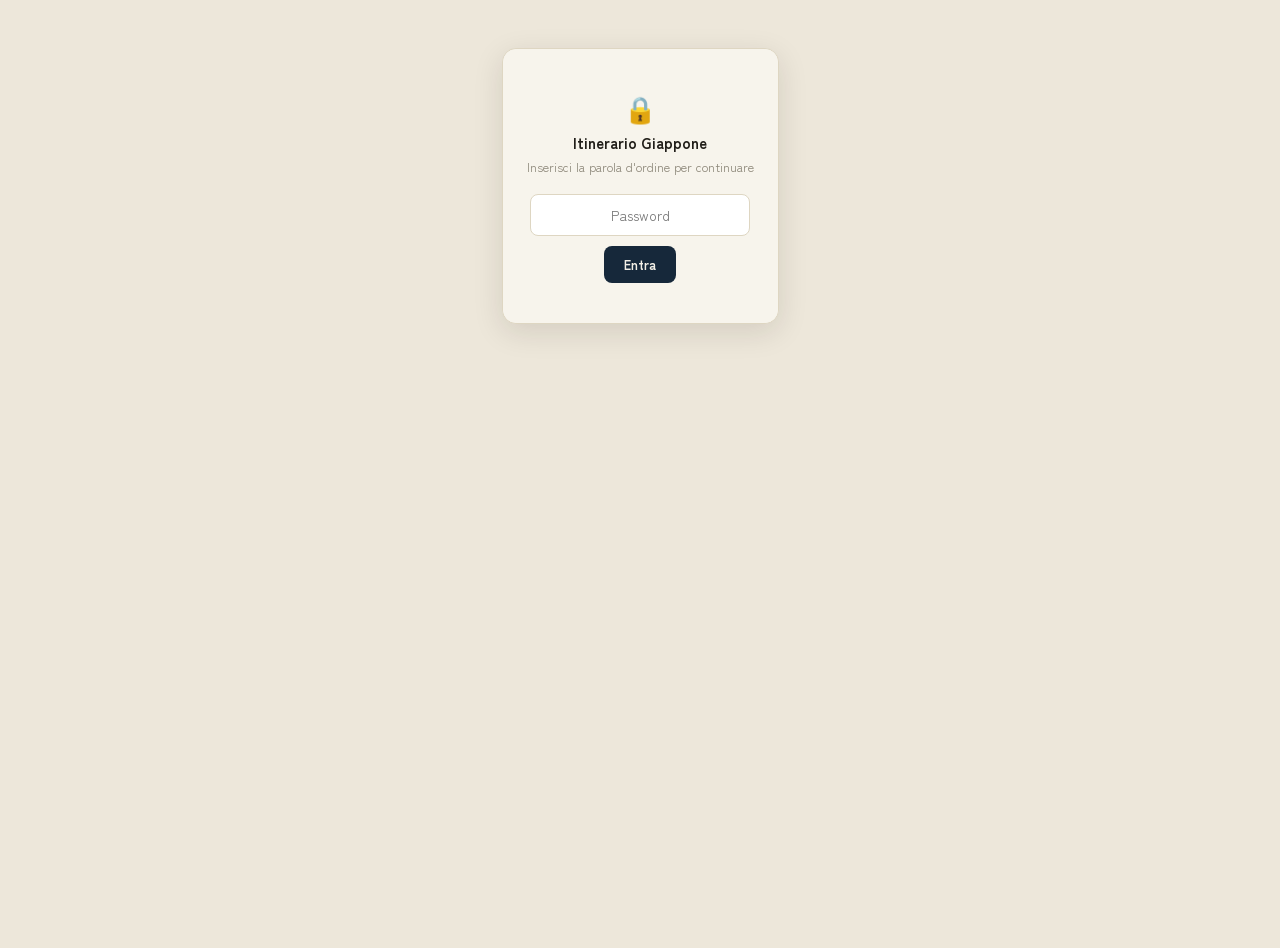
<file: site/index.html>
<!DOCTYPE html>
<html lang="it">
<head>
<meta charset="UTF-8">
<meta name="viewport" content="width=device-width, initial-scale=1, viewport-fit=cover">
<title>Itinerario Giappone</title>
<meta name="description" content="Guida di viaggio privata per il Giappone.">
<meta name="robots" content="noindex, nofollow, noarchive">
<link rel="manifest" href="manifest.json">
<link rel="apple-touch-icon" href="assets/apple-touch-icon.png">
<link rel="icon" href="assets/icon-192.png">
<meta name="theme-color" content="#16283A">
<meta name="apple-mobile-web-app-capable" content="yes">
<meta name="apple-mobile-web-app-status-bar-style" content="black-translucent">
<meta name="apple-mobile-web-app-title" content="Giappone">
<link rel="preconnect" href="https://fonts.googleapis.com">
<link rel="preconnect" href="https://fonts.gstatic.com" crossorigin>
<link href="https://fonts.googleapis.com/css2?family=Shippori+Mincho:wght@500;600;700&family=Zen+Kaku+Gothic+New:wght@400;500;700&display=swap" rel="stylesheet">
<link rel="stylesheet" href="css/styles.css">
<style>
  html,body{margin:0;padding:0;background:#EDE7DA;min-height:100%;}
  body{display:flex;justify-content:center;padding:0;}
  body > #app{margin:0 auto;min-height:100vh;border-radius:0;border:none;}
  @media (min-width:560px){
    html,body{padding:24px 0;}
    body > #app{min-height:auto;border-radius:14px;border:0.5px solid #DED6C2;box-shadow:0 8px 30px rgba(30,25,15,0.12);}
  }
</style>
</head>
<body>
<div id="app">
  <noscript>
    <div style="padding:40px 24px;text-align:center;font-family:sans-serif;background:#F7F4EC;border-radius:14px;">
      <p style="font-weight:700;font-size:15px;margin:0 0 8px;color:#211E19;">Questa pagina serve un vero browser</p>
      <p style="font-size:13px;color:#5A5548;line-height:1.5;margin:0;">Apri il link in Safari o Chrome, non nell'anteprima di un'altra app.</p>
    </div>
  </noscript>
  <div id="loading" style="padding:40px 24px;text-align:center;font-family:'Zen Kaku Gothic New','Hiragino Sans',sans-serif;background:#F7F4EC;border-radius:14px;">
    <p style="font-size:26px;margin:0 0 6px;">🔒</p>
    <p style="font-weight:700;font-size:15px;margin:0 0 4px;color:#211E19;">Itinerario Giappone</p>
    <p style="font-size:12.5px;color:#8B8577;margin:0 0 18px;">Inserisci la parola d'ordine per continuare</p>
    <input type="password" id="jg-gate-input" placeholder="Password" style="width:100%;max-width:220px;padding:10px 12px;border:0.5px solid #DED6C2;border-radius:8px;font-size:14px;text-align:center;margin-bottom:10px;box-sizing:border-box;">
    <br>
    <button id="jg-gate-btn" style="padding:9px 20px;border-radius:8px;border:none;background:#16283A;color:#F2EFE6;font-size:13px;font-weight:700;">Entra</button>
    <p id="jg-gate-error" style="display:none;color:#B0392C;font-size:12px;margin-top:10px;">Password errata, riprova.</p>
  </div>
</div>
<script src="js/config.js"></script>
<script src="js/data.js"></script>
<script src="js/app.js"></script>
<script>
  if ('serviceWorker' in navigator) {
    window.addEventListener('load', function(){
      navigator.serviceWorker.register('sw.js').catch(function(){
        // se la registrazione fallisce (browser non supportato, ecc.) l'app
        // continua a funzionare normalmente, solo senza la copia offline.
      });
    });
  }
</script>
</body>
</html>
</file>
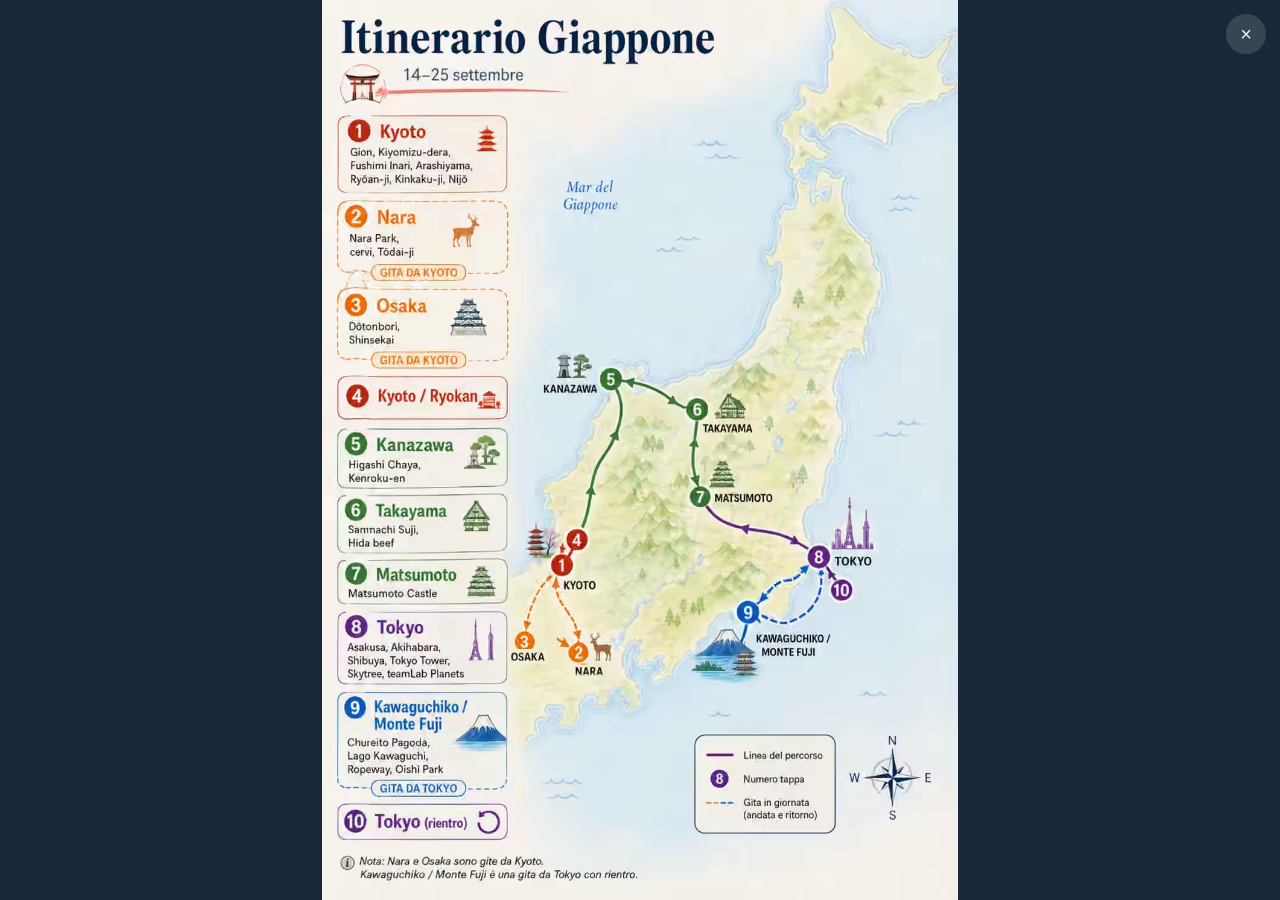
<file: site/assets/mappa.html>
<!DOCTYPE html>
<html lang="it">
<head>
<meta charset="UTF-8">
<meta name="viewport" content="width=device-width, initial-scale=1, viewport-fit=cover">
<title>Mappa itinerario</title>
<meta name="robots" content="noindex, nofollow, noarchive">
<style>
  html,body{margin:0;padding:0;height:100%;background:#16283A;}
  body{
    display:flex;align-items:center;justify-content:center;
    min-height:100vh;min-height:100dvh;
  }
  img{
    max-width:100%;max-height:100vh;max-height:100dvh;
    display:block;object-fit:contain;
  }
  #closeBtn{
    position:fixed;top:14px;right:14px;
    width:40px;height:40px;border-radius:50%;
    background:rgba(255,255,255,0.14);border:none;
    color:#F2EFE6;font-size:20px;line-height:1;
    display:flex;align-items:center;justify-content:center;
  }
</style>
</head>
<body>
<img src="mappa.avif" alt="Mappa dell'itinerario">
<button id="closeBtn" aria-label="Chiudi">&times;</button>
<script>
  document.getElementById('closeBtn').addEventListener('click', function(){
    window.close();
    // se il browser non permette la chiusura (es. tab non aperta da script),
    // come ripiego torniamo alla pagina precedente.
    setTimeout(function(){
      if(!window.closed && history.length > 1) history.back();
    }, 150);
  });
</script>
</body>
</html>
</file>
<file: site/css/styles.css>
#app{
    --paper:#F7F4EC;
    --ink:#211E19;
    --muted:#6F6A5F;
    --indigo:#26415C;
    --indigo-deep:#16283A;
    --indigo-tint:#E7EDF2;
    --persimmon:#B0392C;
    --persimmon-tint:#F7E8E4;
    --moss:#54704F;
    --transit:#2E6B9E;
    --moss-tint:#E7EEE3;
    --line:#B1AB9B;
    --card:#FFFFFF;
    --sakura:#E9AEB4;
    --sakura-deep:#C97A82;
    --f-display:'Shippori Mincho', serif;
    --f-body:'Zen Kaku Gothic New', 'Hiragino Sans', sans-serif;
    background:var(--paper);
    color:var(--ink);
    font-family:var(--f-body);
    max-width:520px;
    margin:0 auto;
    border-radius:14px;
    overflow:hidden;
    border:0.5px solid var(--line);
  }
  #app *{box-sizing:border-box;}
  #app button{font-family:var(--f-body);cursor:pointer;}
  #app input, #app textarea{font-family:var(--f-body);}
  .jg-header{
    position:relative;
    background:#F0BFCB;
    color:#F2EFE6;
    padding:16px;
    overflow:hidden;
    min-height:150px;
  }
  .jg-hero-svg{position:absolute;inset:0;width:100%;height:100%;}
  .jg-header-content{
    position:relative;z-index:1;display:inline-block;max-width:76%;
    background:rgba(18,32,47,0.84);border-radius:10px;padding:12px 14px;
  }
  .jg-eyebrow{font-size:12.5px;color:#B9C6D2;margin:0 0 2px;}
  .jg-mapbox{
    position:absolute;z-index:2;top:10px;right:10px;width:42px;height:42px;
    border-radius:9px;overflow:hidden;border:1.5px solid rgba(255,255,255,0.7);
    background:rgba(18,32,47,0.55);display:flex;align-items:center;justify-content:center;
    font-size:18px;padding:0;
  }
  .jg-title{font-family:var(--f-display);font-weight:600;font-size:23px;margin:0 0 2px;letter-spacing:0.2px;}
  .jg-sub{font-size:12.5px;color:#B9C6D2;margin:0;}
  .jg-sync{display:flex;align-items:center;gap:6px;font-size:11.5px;color:#8FA3B5;margin-top:10px;}
  .jg-dot{width:6px;height:6px;border-radius:50%;background:#5B9A6F;flex:none;}
  .jg-dot.offline{background:#8B8577;}
  .jg-refresh{background:none;border:none;color:#B9C6D2;font-size:11.5px;text-decoration:underline;padding:0;margin-left:auto;}

  .jg-pills{
    display:flex;gap:6px;overflow-x:auto;padding:12px 14px;
    background:var(--indigo);border-bottom:0.5px solid var(--line);
    scrollbar-width:none;
  }
  .jg-pills::-webkit-scrollbar{display:none;}
  .jg-pill{
    flex:none;background:rgba(255,255,255,0.08);border:0.5px solid rgba(255,255,255,0.25);
    color:#EAEEF2;border-radius:8px;padding:6px 10px;font-size:12px;text-align:center;
    line-height:1.25;min-width:46px;
  }
  .jg-pill b{display:block;font-size:13.5px;font-weight:700;}
  .jg-pill.active{background:#F2EFE6;color:var(--indigo-deep);border-color:#F2EFE6;}

  .jg-toolbar{display:flex;gap:8px;padding:10px 14px 0;}
  .jg-toolbtn{
    flex:1;padding:8px;border-radius:8px;border:0.5px solid var(--line);background:var(--card);
    color:var(--indigo);font-size:11.5px;font-weight:700;display:flex;align-items:center;justify-content:center;gap:5px;
  }
  .jg-toolbtn.ghost{color:var(--muted);}

  .jg-body{padding:6px 0 18px;}
  .jg-day{border-bottom:0.5px solid var(--line);}
  .jg-day-head{
    display:flex;align-items:center;gap:12px;padding:14px 16px;width:100%;
    background:none;border:none;text-align:left;
  }
  .jg-date{
    font-family:var(--f-display);font-weight:700;font-size:20px;color:var(--indigo);
    line-height:1;min-width:44px;
  }
  .jg-date span{display:block;font-family:var(--f-body);font-weight:400;font-size:10.5px;color:var(--muted);margin-top:2px;}
  .jg-day-info{flex:1;min-width:0;}
  .jg-city{font-weight:700;font-size:15px;margin:0;}
  .jg-weather{flex:none;text-align:center;padding:0 4px;}
  .jg-weather-icon{display:block;font-size:18px;line-height:1;}
  .jg-weather-temp{display:block;font-size:9.5px;color:var(--muted);margin-top:2px;white-space:nowrap;}
  .jg-count{font-size:12px;color:var(--muted);margin:1px 0 0;}
  .jg-chev{color:var(--muted);font-size:13px;transition:transform 0.15s;flex:none;}
  .jg-day.open .jg-chev{transform:rotate(90deg);}

  .jg-tabs{display:flex;background:var(--indigo);}
  .jg-tab{flex:1;text-align:center;padding:10px 0;font-size:12.5px;font-weight:700;color:#9FB0C0;background:none;border:none;border-bottom:2px solid transparent;}
  .jg-tab.active{color:#F2EFE6;border-bottom-color:#F2EFE6;}

  .jg-food{padding:0 16px 14px;}
  .jg-food-empty{font-size:12.5px;color:var(--muted);text-align:center;padding:20px 0;}

  .jg-info{padding:14px 16px;display:flex;flex-direction:column;gap:10px;}
  .jg-info-card{background:var(--card);border:0.5px solid var(--line);border-radius:10px;padding:12px 13px;}
  .jg-info-card.danger{background:var(--persimmon-tint);border:none;}
  .jg-info-title{font-weight:700;font-size:12.5px;margin:0 0 8px;color:var(--ink);}
  .jg-info-card.danger .jg-info-title{color:#7A2B21;}
  .jg-info-row{font-size:11.5px;margin:0 0 8px;line-height:1.5;display:flex;flex-direction:column;color:var(--ink);}
  .jg-info-card.danger .jg-info-row{color:#7A2B21;}
  .jg-info-row:last-child{margin-bottom:0;}
  .jg-info-row b{font-weight:700;}
  .jg-info-row span{color:var(--muted);}
  .jg-info-card.danger .jg-info-row span{color:#8C453A;}
  .jg-info-row i{font-style:normal;font-size:10.5px;color:var(--muted);margin-top:1px;}
  .jg-info-card.danger .jg-info-row i{color:#8C453A;}
  .jg-info-row a{font-size:10.5px;color:var(--indigo);text-decoration:none;font-weight:700;margin-top:2px;}
  .jg-info-empty{font-size:11.5px;color:var(--muted);margin:0;}
  .jg-conv-row{display:flex;align-items:center;gap:8px;margin-top:8px;}
  .jg-conv-row span{color:var(--muted);font-size:12px;}

  .jg-items{display:none;padding:0 16px 14px 16px;}
  .jg-day.open .jg-items{display:block;}
  .jg-rail{position:relative;padding-left:20px;}
  .jg-rail::before{content:"";position:absolute;left:5px;top:6px;bottom:6px;width:1px;background:var(--line);}

  .jg-item{position:relative;padding:9px 0;}
  .jg-item::before{
    content:"";position:absolute;left:-20px;top:15px;width:9px;height:9px;border-radius:50%;
    background:var(--card);border:2px solid var(--indigo);
  }
  .jg-item.seen::before{background:var(--moss);border-color:var(--moss);}
  .jg-item.skipped::before{background:var(--card);border-color:var(--persimmon);}
  .jg-item.top{padding-left:10px;margin-left:-10px;border-left:2px solid var(--persimmon);}

  .jg-row{display:flex;gap:10px;align-items:flex-start;}
  .jg-stamp{
    flex:none;width:30px;height:30px;border-radius:50%;border:1.5px solid var(--line);
    background:var(--card);display:flex;align-items:center;justify-content:center;
    font-size:15px;font-weight:700;color:transparent;
  }
  .jg-stamp.seen{border-color:var(--moss);color:var(--moss);}
  .jg-stamp.seen::after{content:"\2713";}
  .jg-stamp.skipped{border-color:var(--persimmon);color:var(--persimmon);}
  .jg-stamp.skipped::after{content:"\2715";}

  .jg-skiptag{font-size:10.5px;color:var(--persimmon);font-weight:700;margin-left:6px;}

  .jg-confirm{
    display:none;position:fixed;inset:0;background:rgba(15,13,10,0.55);
    z-index:1000;align-items:center;justify-content:center;padding:24px;
  }
  .jg-confirm.open{display:flex;}
  .jg-confirm-box{
    background:var(--card);border-radius:12px;padding:16px;max-width:280px;width:100%;
  }
  .jg-confirm-title{font-size:14px;font-weight:700;margin:0 0 12px;color:var(--ink);line-height:1.4;}
  .jg-confirm-actions{display:flex;flex-direction:column;gap:8px;}
  .jg-confirm-btn{
    width:100%;padding:10px;border-radius:8px;border:0.5px solid var(--line);background:var(--card);
    font-size:13px;font-weight:700;text-align:left;display:flex;align-items:center;gap:8px;
  }
  .jg-confirm-btn.seen{color:var(--moss);border-color:var(--moss-tint);background:var(--moss-tint);}
  .jg-confirm-btn.skipped{color:var(--persimmon);border-color:var(--persimmon-tint);background:var(--persimmon-tint);}
  .jg-confirm-btn.clear{color:var(--muted);}

  .jg-main{flex:1;min-width:0;}
  .jg-time{font-size:11.5px;color:var(--muted);margin:0 0 1px;}
  .jg-name{font-weight:700;font-size:14.5px;margin:0;}
  .jg-name-link{display:block;color:var(--indigo);text-decoration:none;}
  .jg-item.transport .jg-name{color:var(--transit);}
  .jg-item.seen .jg-name{color:var(--muted);text-decoration:line-through;}
  .jg-star{color:var(--persimmon);margin-right:4px;font-size:12px;}
  .jg-note{font-size:12.5px;color:#5A5548;margin:3px 0 0;line-height:1.45;}
  .jg-link{font-size:12px;color:var(--indigo);margin-top:5px;display:inline-flex;align-items:center;gap:3px;text-decoration:none;}
  .jg-edit-toggle{flex:none;background:none;border:none;color:var(--indigo);font-size:11px;font-weight:700;padding:4px 2px;}

  .jg-form{background:var(--indigo-tint);border-radius:10px;padding:10px;margin-top:6px;}
  .jg-form label{display:block;font-size:10.5px;color:var(--muted);margin:6px 0 2px;}
  .jg-form label:first-child{margin-top:0;}
  .jg-form input[type=text]{
    width:100%;padding:7px 8px;border:0.5px solid var(--line);border-radius:6px;
    background:#fff;font-size:13px;color:var(--ink);
  }
  .jg-form-row{display:flex;gap:8px;}
  .jg-form-row > div{flex:1;min-width:0;}
  .jg-check{display:flex;align-items:center;gap:6px;font-size:12.5px;margin-top:8px;color:var(--ink);}
  .jg-check input{margin:0;}
  .jg-form-actions{display:flex;gap:8px;margin-top:10px;}
  .jg-btn{
    border-radius:7px;border:0.5px solid var(--line);background:#fff;color:var(--ink);
    font-size:12.5px;padding:7px 12px;flex:none;
  }
  .jg-btn-primary{background:var(--indigo);color:#fff;border-color:var(--indigo);}
  .jg-btn-danger{background:none;border:none;color:var(--persimmon);font-size:12px;margin-left:auto;padding:7px 4px;}

  .jg-add{
    width:100%;margin-top:8px;padding:9px;border-radius:8px;border:1px dashed var(--line);
    background:none;color:var(--indigo);font-size:12.5px;font-weight:700;
  }
  .jg-dayroute{
    display:flex;align-items:flex-start;gap:7px;margin-top:10px;padding:9px 11px;
    background:var(--indigo-tint);border-radius:8px;color:var(--indigo-deep);
    font-size:12.5px;font-weight:700;text-decoration:none;line-height:1.4;
  }
  .jg-dayroute span{display:block;font-weight:400;color:var(--indigo);font-size:11.5px;margin-top:1px;}
  .jg-dayroute.dynamic{background:var(--moss-tint);color:var(--moss);border:1px dashed var(--moss);}
  .jg-dayroute.dynamic span{color:var(--moss);}

  .jg-legend{
    margin:14px 16px 0;padding:12px 14px;background:var(--persimmon-tint);border-radius:10px;
    font-size:12px;color:#7A2B21;line-height:1.5;
  }
  .jg-legend p{margin:0 0 5px;}
  .jg-legend p:last-child{margin-bottom:0;}
  .jg-jrpass{
    margin:10px 16px 0;background:var(--indigo-tint);border-radius:10px;overflow:hidden;
  }
  .jg-jrpass-head{
    width:100%;display:flex;align-items:center;gap:8px;padding:11px 14px;background:none;border:none;
    color:var(--indigo-deep);font-size:12.5px;font-weight:700;text-align:left;
  }
  .jg-jrpass-head .jg-chev{margin-left:auto;color:var(--indigo);}
  .jg-jrpass.open .jg-chev{transform:rotate(90deg);}
  .jg-jrpass-body{display:none;padding:0 14px 12px;font-size:12px;color:var(--indigo-deep);line-height:1.55;}
  .jg-jrpass.open .jg-jrpass-body{display:block;}
  .jg-jrpass-body p{margin:6px 0 3px;font-weight:700;}
  .jg-jrpass-body ul{margin:0 0 4px;padding-left:18px;}
  .jg-jrpass-body li{margin-bottom:2px;}
  .jg-toast{
    position:sticky;bottom:10px;margin:10px auto 0;width:fit-content;background:var(--ink);color:#F2EFE6;
    font-size:12px;padding:7px 14px;border-radius:20px;display:none;
  }

  .jg-photo-input{display:none;}

  .jg-space{
    margin-top:8px;font-size:10.5px;color:#B9C6D2;
  }
  .jg-space.warn{color:#F0C368;font-weight:700;}
  .jg-space.over{color:#F0A0A0;font-weight:700;}

  .jg-chat{padding:14px 16px;display:flex;flex-direction:column;gap:10px;}
  .jg-chat-intro{background:var(--indigo-tint);border-radius:10px;padding:10px 12px;}
  .jg-chat-intro p{margin:0;font-size:11.5px;color:var(--indigo-deep);line-height:1.5;}
  .jg-chat-log{
    display:flex;flex-direction:column;gap:8px;max-height:360px;overflow-y:auto;
    padding:4px 2px;
  }
  .jg-chat-msg{max-width:85%;padding:9px 12px;border-radius:12px;font-size:13px;line-height:1.45;}
  .jg-chat-msg p{margin:0;}
  .jg-chat-msg.user{align-self:flex-end;background:var(--indigo);color:#F2EFE6;border-bottom-right-radius:3px;}
  .jg-chat-msg.assistant{align-self:flex-start;background:var(--card);border:0.5px solid var(--line);color:var(--ink);border-bottom-left-radius:3px;}
  .jg-chat-typing{color:var(--muted);font-style:italic;}
  .jg-chat-inputrow{display:flex;align-items:center;gap:8px;}
  .jg-chat-voice-toggle{font-size:11px;color:var(--muted);display:flex;align-items:center;gap:5px;}
  #jg-chat-input{
    flex:1;padding:10px 12px;border:0.5px solid var(--line);border-radius:20px;
    font-size:13px;background:var(--card);
  }
  .jg-chat-send, .jg-chat-mic{
    flex:none;width:38px;height:38px;border-radius:50%;border:none;
    background:var(--indigo);color:#F2EFE6;font-size:15px;display:flex;align-items:center;justify-content:center;
  }
  .jg-chat-mic{background:var(--card);border:1px solid var(--line);color:var(--indigo);}
  .jg-chat-mic.listening{background:var(--persimmon);color:#fff;border-color:var(--persimmon);}
  .jg-chat-note{font-size:10.5px;color:var(--muted);margin:0;line-height:1.5;}

  .jg-phrasecat{border-top:0.5px solid var(--line);}
  .jg-phrasecat:first-child{border-top:none;}
  .jg-phrasecat-head{
    width:100%;display:flex;align-items:center;gap:8px;padding:9px 2px;
    background:none;border:none;font-size:12px;font-weight:700;color:var(--ink);text-align:left;
  }
  .jg-phrasecat-head .jg-count{
    margin-left:auto;font-weight:400;color:var(--muted);font-size:10.5px;background:var(--paper);
    padding:1px 7px;border-radius:10px;
  }
  .jg-phrasecat-head .jg-chev{color:var(--muted);transition:transform 0.15s;}
  .jg-phrasecat.open .jg-phrasecat-head .jg-chev{transform:rotate(90deg);}
  .jg-phrasecat-body{display:none;padding:2px 2px 8px;}
  .jg-phrasecat.open .jg-phrasecat-body{display:block;}

  .jg-usagebar-wrap{padding:0 2px;}
  .jg-usagebar{width:100%;height:6px;border-radius:4px;background:var(--indigo-tint);overflow:hidden;}
  .jg-usagebar-fill{height:100%;background:var(--moss);border-radius:4px;transition:width 0.3s;}
  .jg-usagebar-fill.warn{background:#D9A441;}
  .jg-usagebar-fill.over{background:var(--persimmon);}
  .jg-usagebar-label{font-size:10px;color:var(--muted);margin:4px 0 0;}

  .jg-info-collapsible{padding:0;overflow:hidden;}
  .jg-info-collapse-head{
    width:100%;display:flex;align-items:center;gap:6px;padding:12px 13px;
    background:none;border:none;font-weight:700;font-size:12.5px;color:var(--ink);text-align:left;
  }
  .jg-info-collapsible.danger .jg-info-collapse-head{color:#7A2B21;}
  .jg-info-collapse-head .jg-chev{margin-left:auto;color:var(--muted);transition:transform 0.15s;}
  .jg-info-collapsible.open .jg-info-collapse-head .jg-chev{transform:rotate(90deg);}
  .jg-info-collapse-body{display:none;padding:0 13px 13px;}
  .jg-info-collapsible.open .jg-info-collapse-body{display:block;}

  .jg-newsticker{background:#B0392C;overflow:hidden;padding:7px 0;}
  .jg-newsticker-track{white-space:nowrap;width:max-content;animation:jgticker 32s linear infinite;}
  .jg-newsticker-track span{display:inline-block;color:#FFFFFF;font-weight:700;font-size:12px;letter-spacing:0.2px;padding-right:40px;}
  @keyframes jgticker{ from{transform:translateX(0);} to{transform:translateX(-50%);} }
  @media (prefers-reduced-motion: reduce){
    .jg-newsticker-track{animation:none;overflow-x:auto;}
  }
</file>
